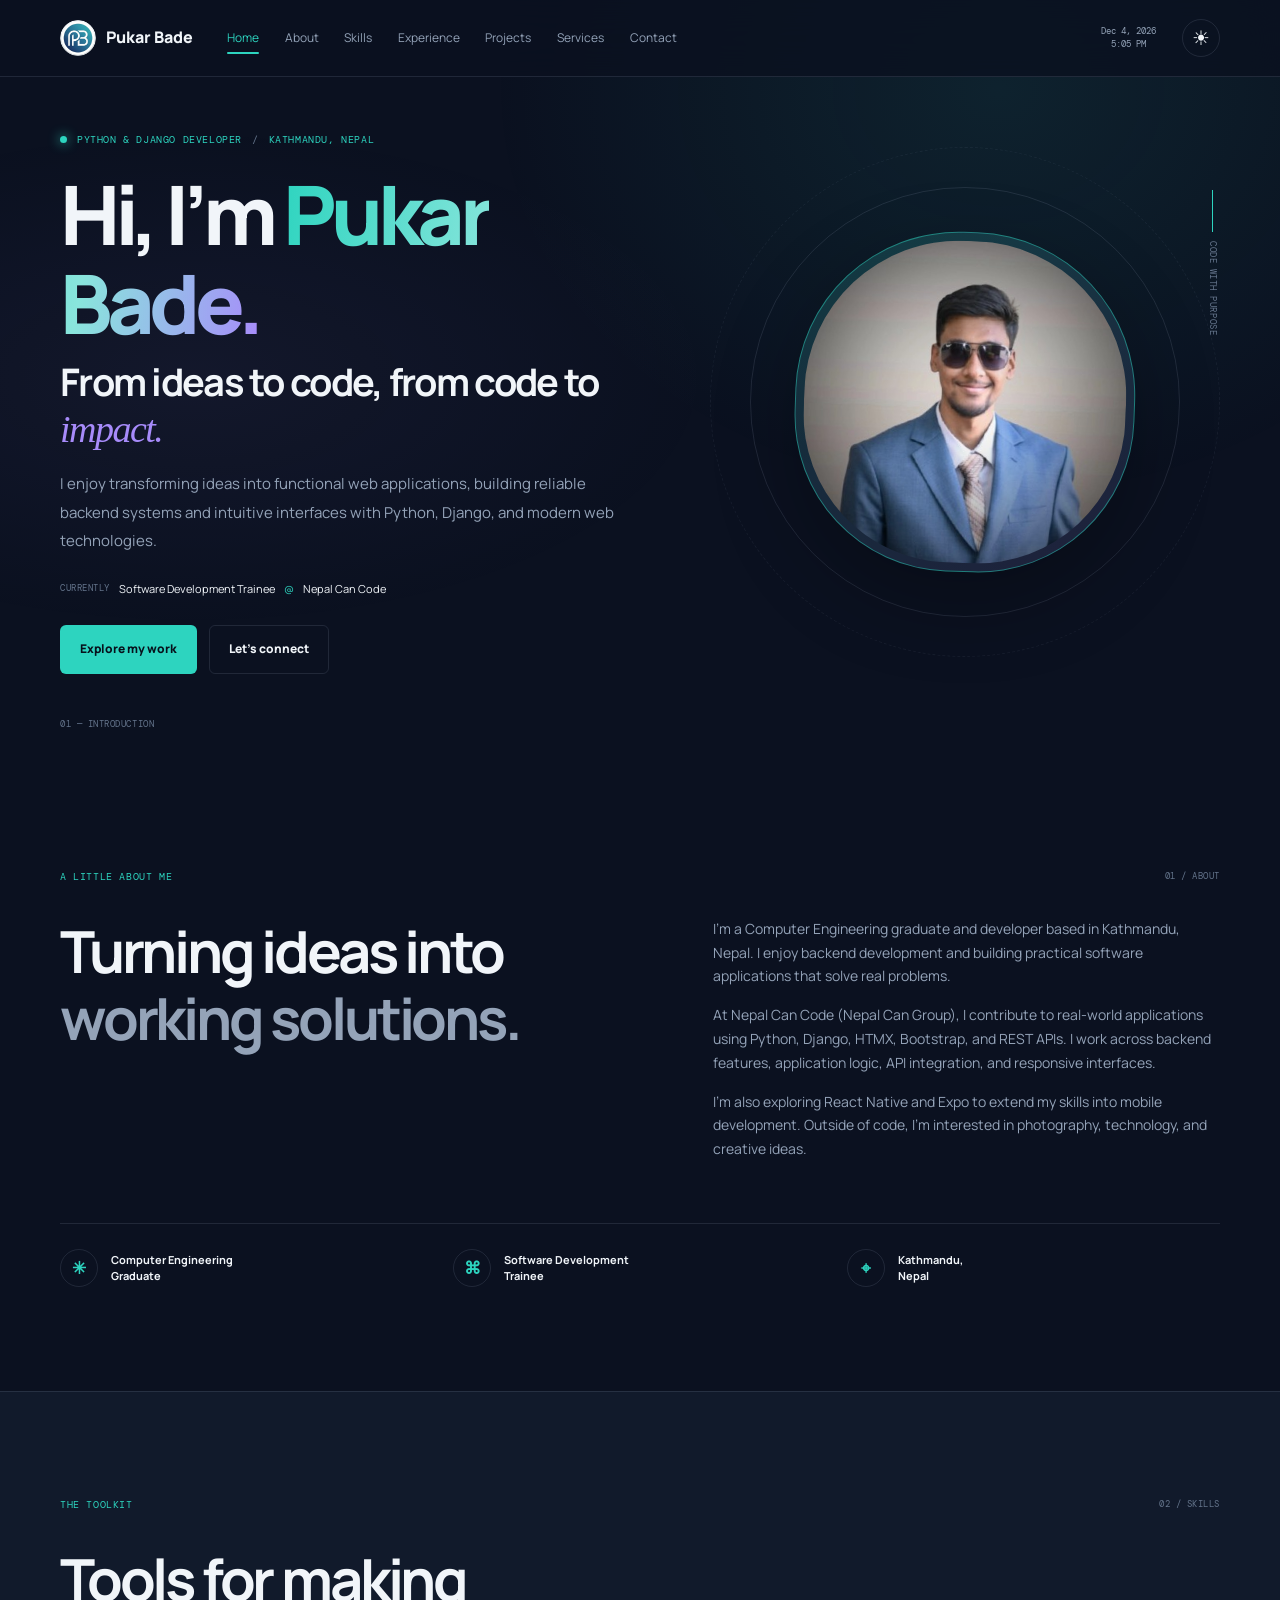
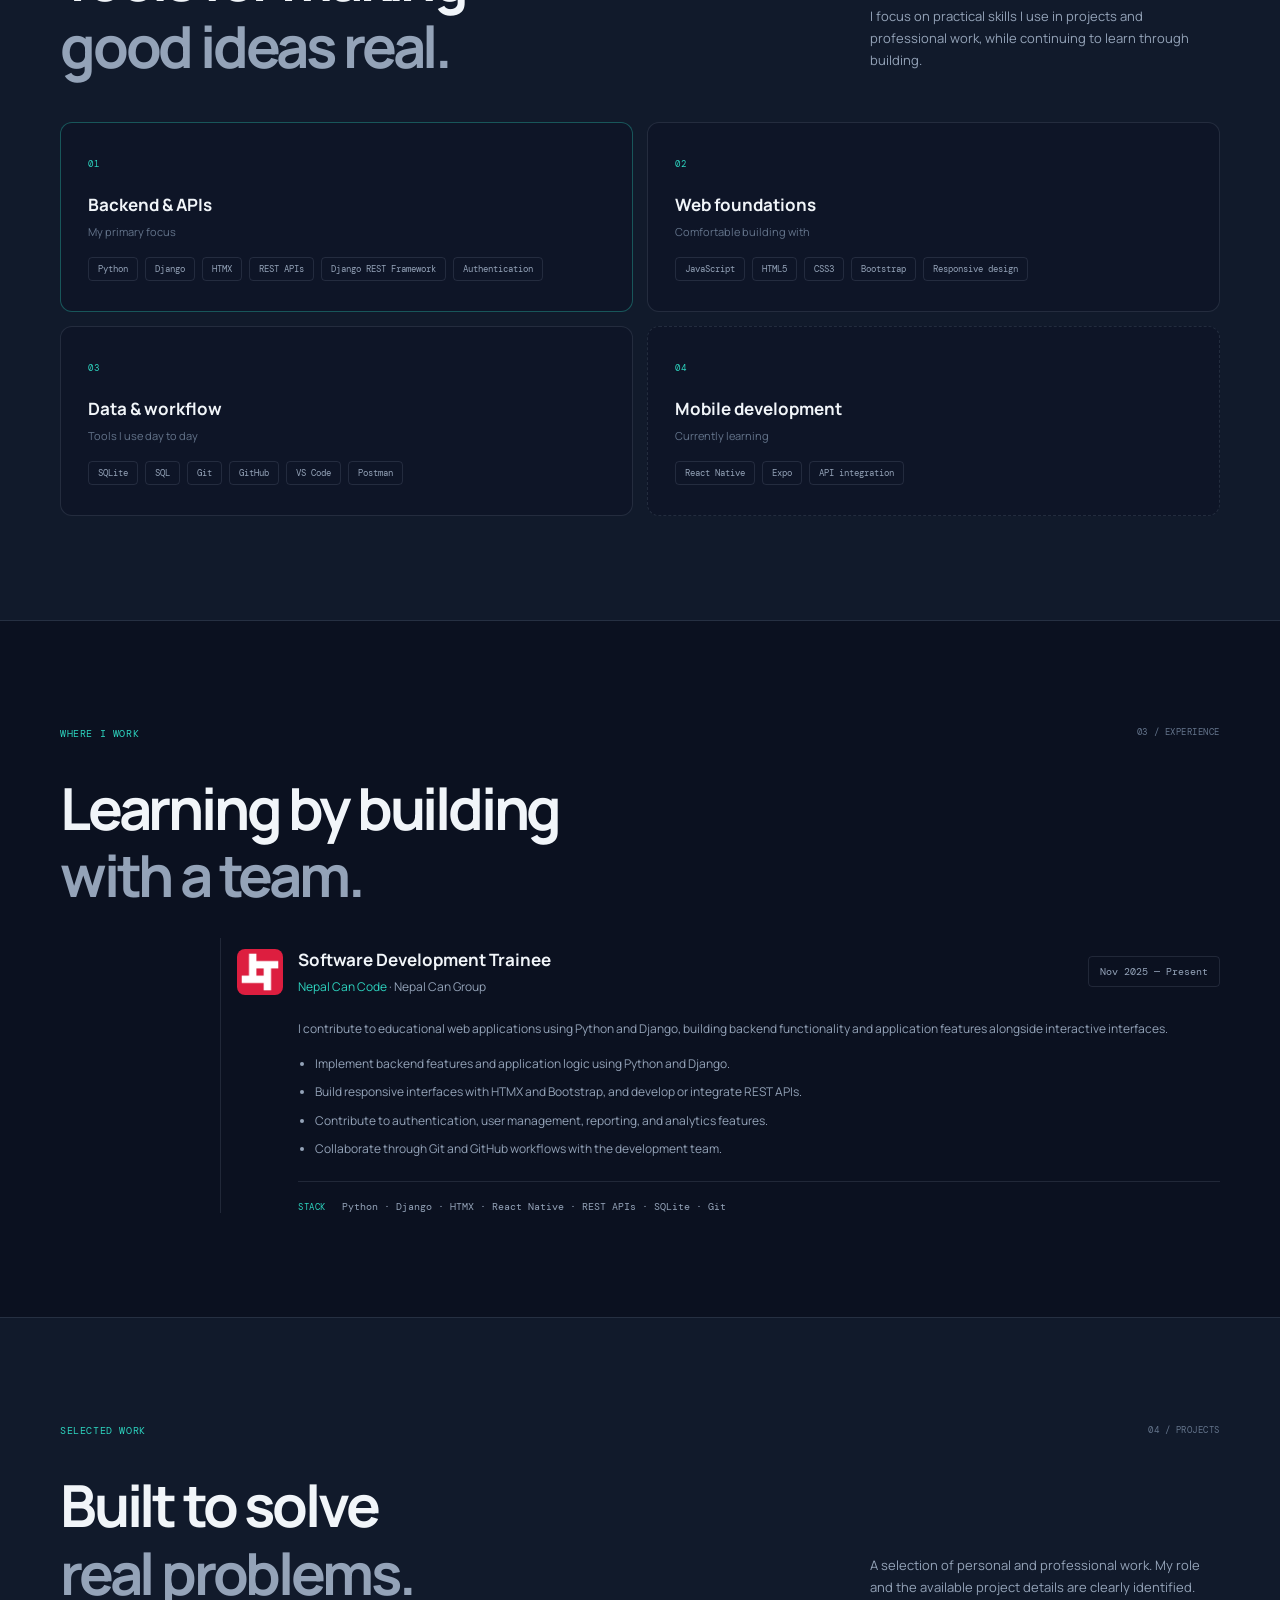
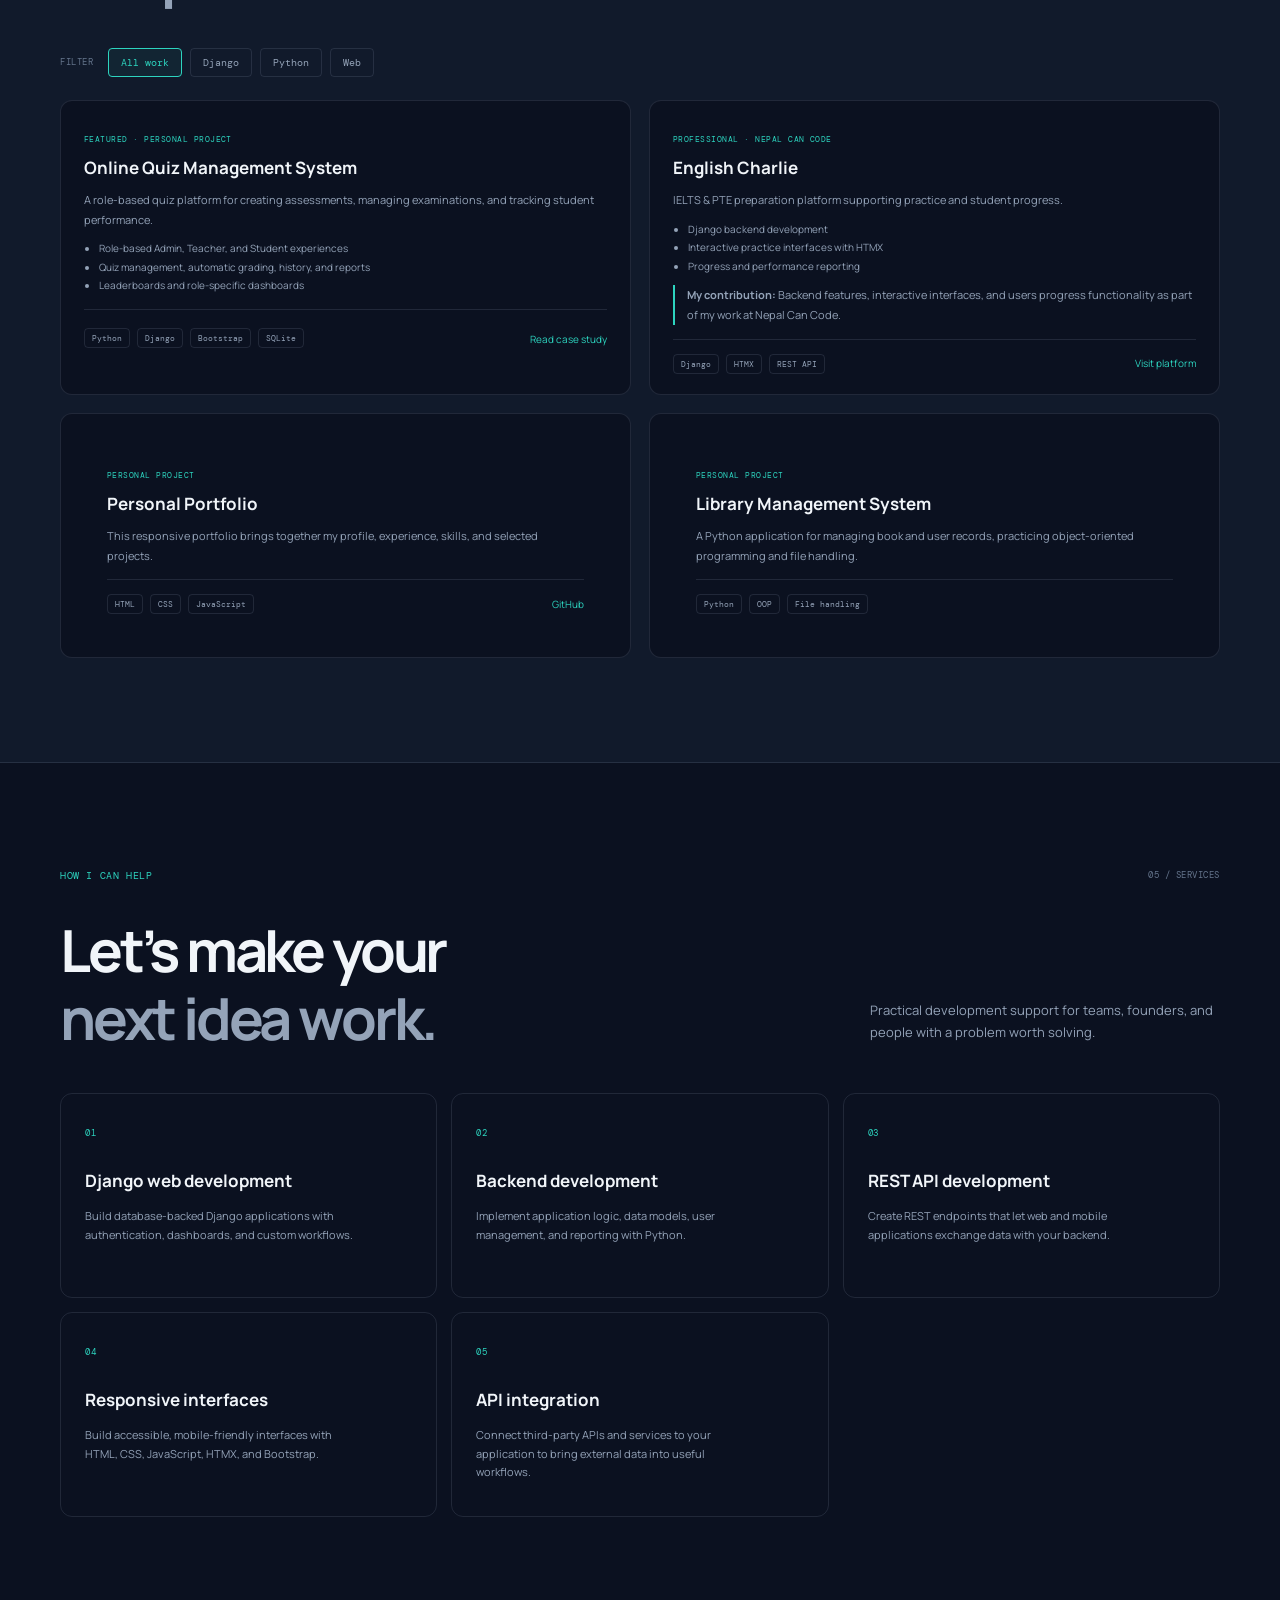
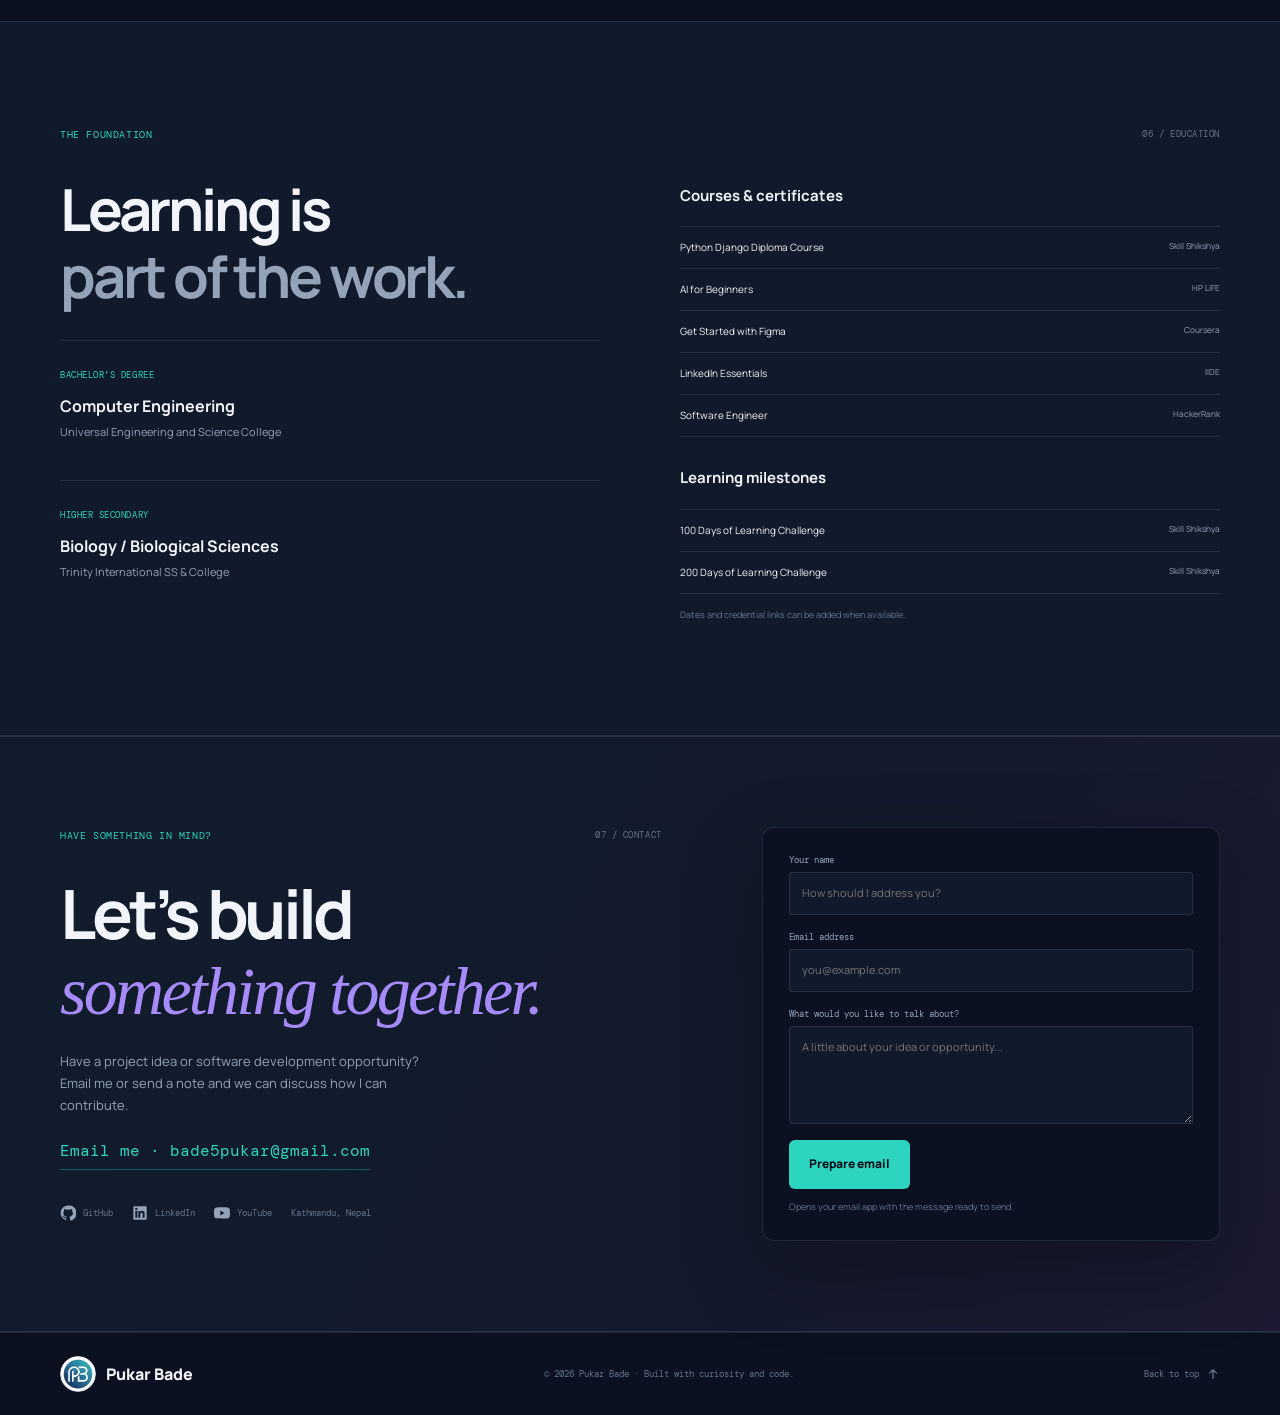
<file: index.html>
<!doctype html>
<html lang="en" data-theme="dark">
<head>
  <meta charset="utf-8"><meta name="viewport" content="width=device-width,initial-scale=1">
  <title>Pukar Bade | Python &amp; Django Developer</title>
  <meta name="description" content="Pukar Bade is a Kathmandu-based Python and Django developer building practical web applications, backend systems, and user-focused digital experiences.">
  <meta name="author" content="Pukar Bade"><meta name="theme-color" content="#0b1120">
  <link rel="canonical" href="https://pukarbade.com.np/">
  <meta property="og:type" content="website"><meta property="og:title" content="Pukar Bade | Python &amp; Django Developer"><meta property="og:url" content="https://pukarbade.com.np/"><meta property="og:description" content="Pukar Bade is a Kathmandu-based Python and Django developer building practical web applications and backend features."><meta property="og:image" content="https://pukarbade.com.np/assets/og-preview.png">
  <meta name="twitter:card" content="summary_large_image"><meta name="twitter:title" content="Pukar Bade | Python &amp; Django Developer"><meta name="twitter:description" content="Python and Django developer in Kathmandu, Nepal. Explore Pukar Bade’s web projects, experience, and services."><meta name="twitter:image" content="https://pukarbade.com.np/assets/og-preview.png">
  <link rel="icon" href="assets/images/pukar-bade-mark.png" type="image/png"><link rel="apple-touch-icon" href="assets/images/pukar-bade-mark.png"><link rel="preconnect" href="https://fonts.googleapis.com"><link rel="preconnect" href="https://fonts.gstatic.com" crossorigin>
  <link href="https://fonts.googleapis.com/css2?family=DM+Mono:wght@400;500&family=Manrope:wght@400;500;600;700;800&display=swap" rel="stylesheet">
  <link rel="stylesheet" href="css/style.css">
  <script>try{document.documentElement.dataset.theme=localStorage.getItem('portfolio-theme')||'dark'}catch(e){}</script>
  <script type="application/ld+json">{"@context":"https://schema.org","@type":"ProfilePage","name":"Pukar Bade Portfolio","url":"https://pukarbade.com.np/","mainEntity":{"@type":"Person","name":"Pukar Bade","jobTitle":"Python & Django Developer","url":"https://pukarbade.com.np/","sameAs":["https://github.com/Pukarst","https://www.linkedin.com/in/pukar-bade-b7b85b323/"],"knowsAbout":["Python","Django","HTMX","REST APIs"]}}</script>
</head>
<body class="is-loading" aria-busy="true">
  <div class="page-loader" role="status" aria-label="Loading portfolio">
    <div class="loader-layout" aria-hidden="true">
      <div class="loader-nav"><span class="skeleton loader-logo"></span><span class="skeleton loader-nav-line"></span></div>
      <div class="loader-hero"><div class="loader-copy"><span class="skeleton loader-kicker"></span><span class="skeleton loader-title"></span><span class="skeleton loader-title loader-title-short"></span><span class="skeleton loader-text"></span><span class="skeleton loader-text loader-text-short"></span><div class="loader-buttons"><span class="skeleton loader-button"></span><span class="skeleton loader-button"></span></div></div><span class="skeleton loader-avatar"></span></div>
      <span class="loader-caption mono-label">PREPARING YOUR PORTFOLIO</span>
    </div>
  </div>
  <a class="skip-link" href="#main">Skip to content</a>
  <header class="site-header"><nav class="nav wrap" aria-label="Main navigation">
    <a class="brand" href="#home"><img class="brand-mark" src="assets/images/pukar-bade-mark.png" alt=""><span>Pukar Bade</span></a>
    <div class="nav-panel" id="nav-links"><div class="nav-links">
      <a href="#home">Home</a><a href="#about">About</a><a href="#skills">Skills</a><a href="#experience">Experience</a><a href="#projects">Projects</a><a href="#services">Services</a><a href="#contact">Contact</a>
    </div></div><div class="nav-controls"><time class="nav-clock" id="local-clock" aria-label="Current date and time in your local time zone"><span id="local-date"></span><span id="local-time"></span></time><button class="theme-toggle" type="button" aria-label="Switch to light mode" title="Switch theme"><span aria-hidden="true">☼</span></button><button class="menu-toggle" type="button" aria-label="Open navigation" aria-expanded="false" aria-controls="nav-links"><span></span><span></span></button></div>
  </nav></header>
  <main id="main">
    <section class="hero wrap" id="home">
      <div class="hero-copy"><p class="eyebrow"><span class="status-dot"></span> Python &amp; Django Developer <span class="eyebrow-divider">/</span> Kathmandu, Nepal</p>
        <h1>Hi, I’m <span class="gradient-text">Pukar Bade.</span></h1>
        <p class="hero-subtitle">From ideas to code, from code to <span class="serif-accent">impact.</span></p>
        <p class="hero-lede">I enjoy transforming ideas into functional web applications, building reliable backend systems and intuitive interfaces with Python, Django, and modern web technologies.</p>
        <p class="hero-current"><span class="mono-label">CURRENTLY</span> Software Development Trainee <span class="at-sign">@</span> Nepal Can Code</p>
        <div class="hero-actions"><a class="button button-primary" href="#projects">Explore my work</a><a class="button button-outline" href="mailto:bade5pukar@gmail.com">Let’s connect</a></div>
      </div>
      <div class="hero-visual"><div class="orbit orbit-one"></div><div class="orbit orbit-two"></div><div class="hero-photo-frame"><img src="assets/images/Profile.jpg" alt="Portrait of Pukar Bade" width="400" height="400" fetchpriority="high"></div><div class="visual-caption"><span class="caption-line"></span><span class="mono-label">CODE WITH PURPOSE</span></div></div>
      <div class="hero-index mono-label">01 — INTRODUCTION</div>
    </section>
    <section class="section wrap" id="about"><div class="section-top"><p class="eyebrow">A little about me</p><span class="section-number mono-label">01 / ABOUT</span></div><div class="about-layout"><h2 class="section-title">Turning ideas into<br><span class="muted-title">working solutions.</span></h2><div class="about-copy"><p>I’m a Computer Engineering graduate and developer based in Kathmandu, Nepal. I enjoy backend development and building practical software applications that solve real problems.</p><p>At Nepal Can Code (Nepal Can Group), I contribute to real-world applications using Python, Django, HTMX, Bootstrap, and REST APIs. I work across backend features, application logic, API integration, and responsive interfaces.</p><p>I’m also exploring React Native and Expo to extend my skills into mobile development. Outside of code, I’m interested in photography, technology, and creative ideas.</p></div></div><div class="highlights"><div><span class="highlight-icon">✳</span><span>Computer Engineering<br>Graduate</span></div><div><span class="highlight-icon">⌘</span><span>Software Development<br>Trainee</span></div><div><span class="highlight-icon">⌖</span><span>Kathmandu,<br>Nepal</span></div></div></section>
    <section class="section section-soft" id="skills"><div class="wrap"><div class="section-top"><p class="eyebrow">The toolkit</p><span class="section-number mono-label">02 / SKILLS</span></div><div class="section-heading-row"><h2 class="section-title">Tools for making<br><span class="muted-title">good ideas real.</span></h2><p class="section-intro">I focus on practical skills I use in projects and professional work, while continuing to learn through building.</p></div><div class="skill-groups">
      <article class="skill-card skill-primary"><span class="skill-index mono-label">01</span><h3>Backend &amp; APIs</h3><p>My primary focus</p><div class="chip-row"><span>Python</span><span>Django</span><span>HTMX</span><span>REST APIs</span><span>Django REST Framework</span><span>Authentication</span></div></article>
      <article class="skill-card"><span class="skill-index mono-label">02</span><h3>Web foundations</h3><p>Comfortable building with</p><div class="chip-row"><span>JavaScript</span><span>HTML5</span><span>CSS3</span><span>Bootstrap</span><span>Responsive design</span></div></article>
      <article class="skill-card"><span class="skill-index mono-label">03</span><h3>Data &amp; workflow</h3><p>Tools I use day to day</p><div class="chip-row"><span>SQLite</span><span>SQL</span><span>Git</span><span>GitHub</span><span>VS Code</span><span>Postman</span></div></article>
      <article class="skill-card skill-learning"><span class="skill-index mono-label">04</span><h3>Mobile development</h3><p>Currently learning</p><div class="chip-row"><span>React Native</span><span>Expo</span><span>API integration</span></div></article>
    </div></div></section>
    <section class="section wrap" id="experience"><div class="section-top"><p class="eyebrow">Where I work</p><span class="section-number mono-label">03 / EXPERIENCE</span></div><h2 class="section-title">Learning by building<br><span class="muted-title">with a team.</span></h2><article class="experience-card"><div class="experience-meta"><img class="experience-mark" src="assets/images/nepal-can.png" alt="Nepal Can logo" width="46" height="46"><div><h3>Software Development Trainee</h3><p>Nepal Can Code <span>· Nepal Can Group</span></p></div><span class="date-pill">Nov 2025 — Present</span></div><div class="experience-body"><p>I contribute to educational web applications using Python and Django, building backend functionality and application features alongside interactive interfaces.</p><ul><li>Implement backend features and application logic using Python and Django.</li><li>Build responsive interfaces with HTMX and Bootstrap, and develop or integrate REST APIs.</li><li>Contribute to authentication, user management, reporting, and analytics features.</li><li>Collaborate through Git and GitHub workflows with the development team.</li></ul><div class="stack-line"><span class="mono-label">STACK</span> Python · Django · HTMX · React Native · REST APIs · SQLite · Git</div></div></article></section>
    <section class="section section-soft" id="projects"><div class="wrap"><div class="section-top"><p class="eyebrow">Selected work</p><span class="section-number mono-label">04 / PROJECTS</span></div><div class="section-heading-row"><h2 class="section-title">Built to solve<br><span class="muted-title">real problems.</span></h2><p class="section-intro">A selection of personal and professional work. My role and the available project details are clearly identified.</p></div><div class="filter-row" role="group" aria-label="Filter projects by technology"><span class="mono-label">FILTER</span><button class="filter-button active" data-filter="all" aria-pressed="true">All work</button><button class="filter-button" data-filter="django" aria-pressed="false">Django</button><button class="filter-button" data-filter="python" aria-pressed="false">Python</button><button class="filter-button" data-filter="web" aria-pressed="false">Web</button></div>
      <div class="project-grid">
        <article class="project-card project-featured" data-tech="django python web"><div class="project-content"><div class="project-heading"><div><span class="project-kicker">FEATURED · PERSONAL PROJECT</span><h3>Online Quiz Management System</h3></div></div><p>A role-based quiz platform for creating assessments, managing examinations, and tracking student performance.</p><ul class="feature-list"><li>Role-based Admin, Teacher, and Student experiences</li><li>Quiz management, automatic grading, history, and reports</li><li>Leaderboards and role-specific dashboards</li></ul><div class="project-bottom"><div class="chip-row"><span>Python</span><span>Django</span><span>Bootstrap</span><span>SQLite</span></div><div class="project-links"><a href="projects/online-quiz.html">Read case study</a></div></div></div></article>
        <article class="project-card" data-tech="django web"><div class="project-content"><div class="project-heading"><div><span class="project-kicker">PROFESSIONAL · NEPAL CAN CODE</span><h3>English Charlie</h3></div></div><p>IELTS & PTE preparation platform supporting practice and student progress.</p><ul class="feature-list"><li>Django backend development</li><li>Interactive practice interfaces with HTMX</li><li>Progress and performance reporting</li></ul><p class="project-contribution"><strong>My contribution:</strong> Backend features, interactive interfaces, and users progress functionality as part of my work at Nepal Can Code.</p><div class="project-bottom"><div class="chip-row"><span>Django</span><span>HTMX</span><span>REST API</span></div><a class="text-link" href="https://platform.englishcharlie.com/" target="_blank" rel="noopener noreferrer">Visit platform</a></div></div></article>
        <article class="project-card compact-project" data-tech="web"><div class="project-content"><span class="project-kicker">PERSONAL PROJECT</span><h3>Personal Portfolio</h3><p>This responsive portfolio brings together my profile, experience, skills, and selected projects.</p><div class="project-bottom"><div class="chip-row"><span>HTML</span><span>CSS</span><span>JavaScript</span></div><a class="text-link" href="https://github.com/Pukarst/my-portfolio" target="_blank" rel="noopener noreferrer">GitHub</a></div></div></article>
        <article class="project-card compact-project" data-tech="python"><div class="project-content"><span class="project-kicker">PERSONAL PROJECT</span><h3>Library Management System</h3><p>A Python application for managing book and user records, practicing object-oriented programming and file handling.</p><div class="project-bottom"><div class="chip-row"><span>Python</span><span>OOP</span><span>File handling</span></div></div></div></article>
      </div></div></section>
    <section class="section wrap" id="services"><div class="section-top"><p class="eyebrow">How I can help</p><span class="section-number mono-label">05 / SERVICES</span></div><div class="section-heading-row"><h2 class="section-title">Let’s make your<br><span class="muted-title">next idea work.</span></h2><p class="section-intro">Practical development support for teams, founders, and people with a problem worth solving.</p></div><div class="services-grid">
      <article><span class="service-num mono-label">01</span><h3>Django web development</h3><p>Build database-backed Django applications with authentication, dashboards, and custom workflows.</p></article><article><span class="service-num mono-label">02</span><h3>Backend development</h3><p>Implement application logic, data models, user management, and reporting with Python.</p></article><article><span class="service-num mono-label">03</span><h3>REST API development</h3><p>Create REST endpoints that let web and mobile applications exchange data with your backend.</p></article><article><span class="service-num mono-label">04</span><h3>Responsive interfaces</h3><p>Build accessible, mobile-friendly interfaces with HTML, CSS, JavaScript, HTMX, and Bootstrap.</p></article><article><span class="service-num mono-label">05</span><h3>API integration</h3><p>Connect third-party APIs and services to your application to bring external data into useful workflows.</p></article></div></section>
    <section class="section section-soft" id="education"><div class="wrap"><div class="section-top"><p class="eyebrow">The foundation</p><span class="section-number mono-label">06 / EDUCATION</span></div><div class="education-grid"><div><h2 class="section-title">Learning is<br><span class="muted-title">part of the work.</span></h2><div class="education-item"><span class="mono-label">BACHELOR’S DEGREE</span><h3>Computer Engineering</h3><p>Universal Engineering and Science College</p></div><div class="education-item"><span class="mono-label">HIGHER SECONDARY</span><h3>Biology / Biological Sciences</h3><p>Trinity International SS &amp; College</p></div></div><div><h3 class="subsection-title">Courses &amp; certificates</h3><ul class="learning-list"><li><span>Python Django Diploma Course</span><small>Skill Shikshya</small></li><li><span>AI for Beginners</span><small>HP LIFE</small></li><li><span>Get Started with Figma</span><small>Coursera</small></li><li><span>LinkedIn Essentials</span><small>IIDE</small></li><li><span>Software Engineer</span><small>HackerRank</small></li></ul><h3 class="subsection-title learning-subheading">Learning milestones</h3><ul class="learning-list"><li><span>100 Days of Learning Challenge</span><small>Skill Shikshya</small></li><li><span>200 Days of Learning Challenge</span><small>Skill Shikshya</small></li></ul><p class="credentials-note">Dates and credential links can be added when available.</p></div></div></div></section>
    <section class="contact-section" id="contact"><div class="wrap contact-wrap"><div class="contact-copy"><div class="section-top"><p class="eyebrow">Have something in mind?</p><span class="section-number mono-label">07 / CONTACT</span></div><h2>Let’s build<br><span class="serif-accent">something together.</span></h2><p>Have a project idea or software development opportunity? Email me or send a note and we can discuss how I can contribute.</p><a class="contact-email" href="mailto:bade5pukar@gmail.com">Email me · bade5pukar@gmail.com</a><div class="contact-social"><a href="https://github.com/Pukarst" target="_blank" rel="noopener noreferrer" aria-label="GitHub"><svg viewBox="0 0 24 24" aria-hidden="true"><path d="M12 .9a11.1 11.1 0 0 0-3.51 21.63c.56.1.76-.24.76-.54v-2.1c-3.1.68-3.76-1.32-3.76-1.32-.5-1.29-1.24-1.63-1.24-1.63-1.02-.7.08-.69.08-.69 1.12.08 1.71 1.15 1.71 1.15 1 .1.76 2.2 3.42 1.55.1-.73.4-1.23.7-1.52-2.48-.28-5.09-1.24-5.09-5.52 0-1.22.44-2.22 1.15-3-.12-.28-.5-1.43.11-2.98 0 0 .94-.3 3.05 1.15a10.6 10.6 0 0 1 5.56 0c2.11-1.44 3.05-1.15 3.05-1.15.61 1.55.23 2.7.11 2.98.72.78 1.15 1.78 1.15 3 0 4.29-2.62 5.23-5.12 5.51.4.35.75 1.03.75 2.08v3.08c0 .3.2.65.77.54A11.1 11.1 0 0 0 12 .9Z"/></svg><span>GitHub</span></a><a href="https://www.linkedin.com/in/pukar-bade-b7b85b323/" target="_blank" rel="noopener noreferrer" aria-label="LinkedIn"><svg viewBox="0 0 24 24" aria-hidden="true"><path d="M20.45 2H3.55C2.69 2 2 2.68 2 3.52v16.96c0 .84.69 1.52 1.55 1.52h16.9c.86 0 1.55-.68 1.55-1.52V3.52c0-.84-.69-1.52-1.55-1.52ZM8 19H5V9h3v10ZM6.5 7.7a1.75 1.75 0 1 1 0-3.5 1.75 1.75 0 0 1 0 3.5ZM19 19h-3v-4.87c0-1.16-.02-2.65-1.62-2.65-1.62 0-1.87 1.26-1.87 2.57V19h-3V9h2.88v1.37h.04c.4-.76 1.38-1.56 2.84-1.56 3.04 0 3.61 2 3.61 4.6V19Z"/></svg><span>LinkedIn</span></a><a href="https://www.youtube.com/@pukar_bade9808" target="_blank" rel="noopener noreferrer" aria-label="YouTube"><svg viewBox="0 0 24 24" aria-hidden="true"><path d="M23.5 6.2a3 3 0 0 0-2.1-2.12C19.55 3.56 12 3.56 12 3.56s-7.55 0-9.4.52A3 3 0 0 0 .5 6.2 31.4 31.4 0 0 0 0 12a31.4 31.4 0 0 0 .5 5.8 3 3 0 0 0 2.1 2.12c1.85.52 9.4.52 9.4.52s7.55 0 9.4-.52a3 3 0 0 0 2.1-2.12A31.4 31.4 0 0 0 24 12a31.4 31.4 0 0 0-.5-5.8ZM9.55 15.6V8.4L15.8 12l-6.25 3.6Z"/></svg><span>YouTube</span></a><span>Kathmandu, Nepal</span></div></div><form class="contact-form" id="contact-form"><label for="name">Your name</label><input id="name" name="name" autocomplete="name" required placeholder="How should I address you?"><label for="email">Email address</label><input id="email" type="email" name="email" autocomplete="email" required placeholder="you@example.com"><label for="message">What would you like to talk about?</label><textarea id="message" name="message" rows="4" required placeholder="A little about your idea or opportunity..."></textarea><button class="button button-primary" type="submit">Prepare email</button><p class="form-note" id="form-note" aria-live="polite">Opens your email app with the message ready to send.</p></form></div></section>
  </main>
  <footer class="footer"><div class="wrap footer-inner"><a class="brand" href="#home"><img class="brand-mark" src="assets/images/pukar-bade-mark.png" alt=""><span>Pukar Bade</span></a><span>© <span id="year">2026</span> Pukar Bade · Built with curiosity and code.</span><a class="back-to-top" href="#home">Back to top<svg viewBox="0 0 16 16" aria-hidden="true"><path d="M8 13V3M4 7l4-4 4 4"/></svg></a></div></footer>
  <script src="js/main.js" defer></script>
</body></html>
</file>
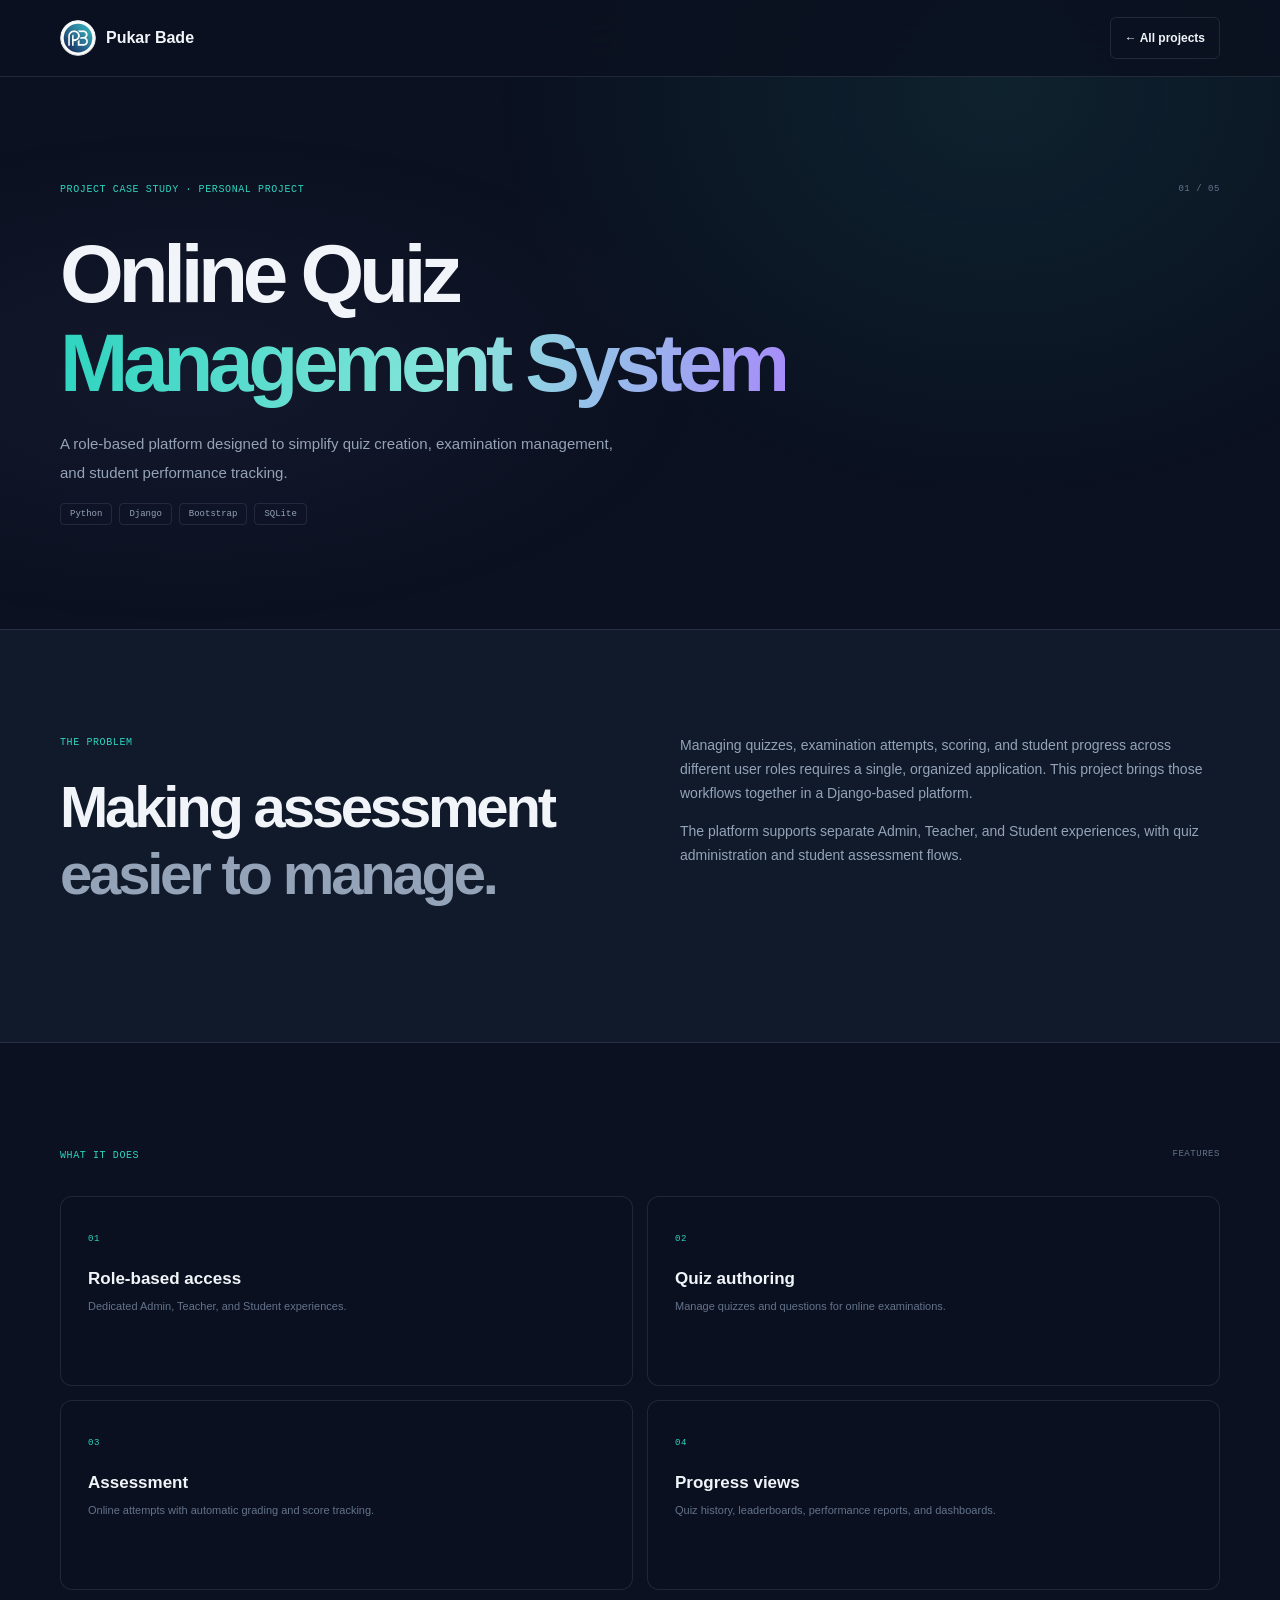
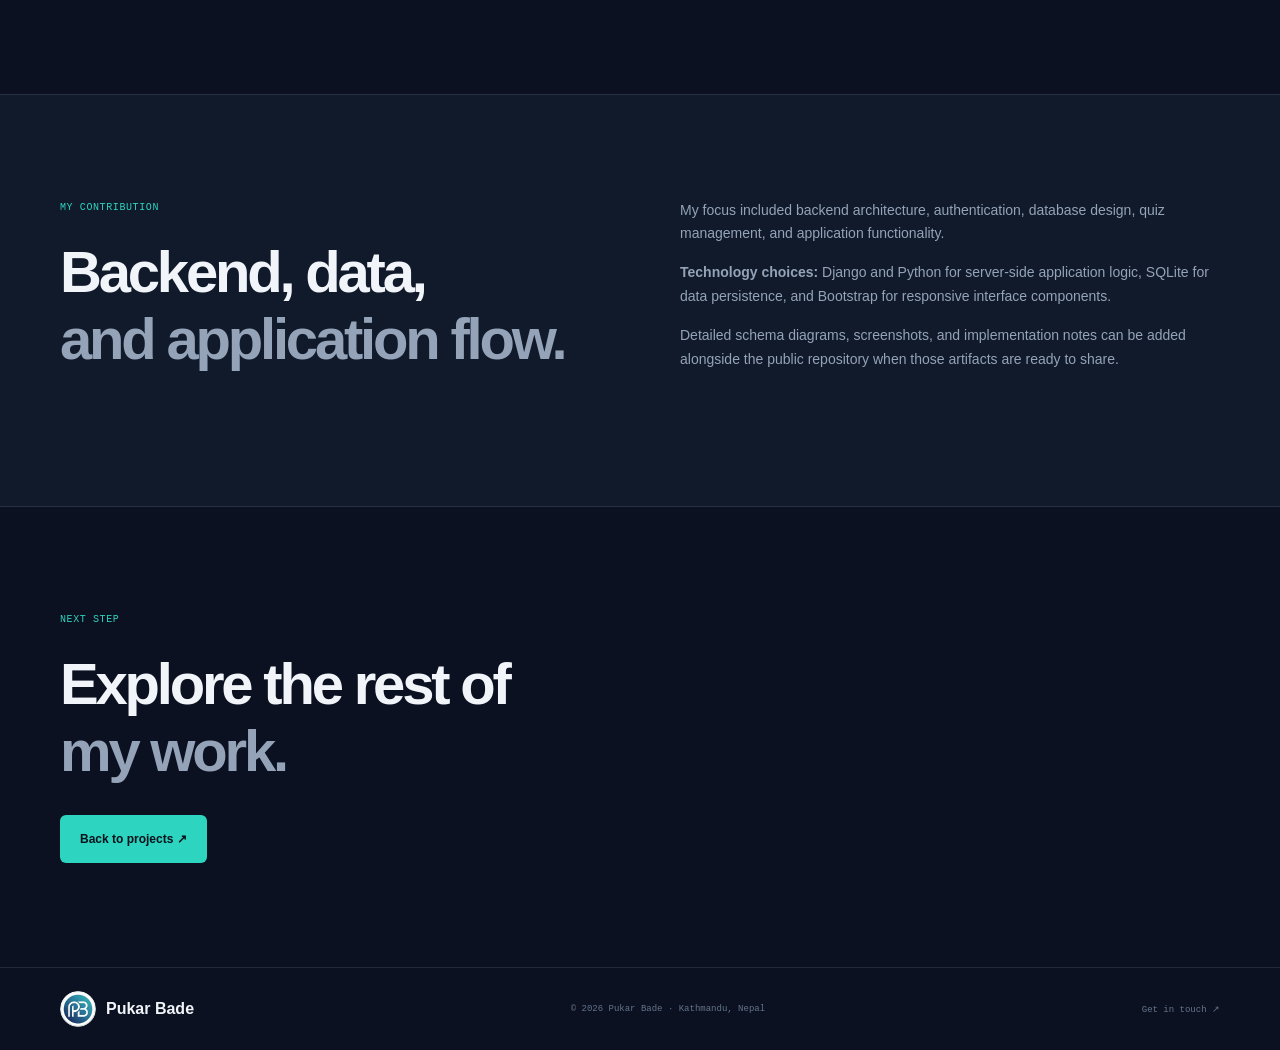
<file: projects/online-quiz.html>
<!doctype html><html lang="en" data-theme="dark"><head><meta charset="utf-8"><meta name="viewport" content="width=device-width,initial-scale=1"><title>Online Quiz Management System | Pukar Bade</title><meta name="description" content="Case study: a role-based Django quiz platform built by Pukar Bade."><link rel="canonical" href="https://pukarbade.com.np/projects/online-quiz.html"><link rel="icon" href="../assets/images/pukar-bade-mark.png" type="image/png"><link rel="apple-touch-icon" href="../assets/images/pukar-bade-mark.png"><link rel="stylesheet" href="../css/style.css"><script>try{document.documentElement.dataset.theme=localStorage.getItem('portfolio-theme')||'dark'}catch(e){}</script></head><body><header class="site-header"><nav class="nav wrap"><a class="brand" href="../index.html"><img class="brand-mark" src="../assets/images/pukar-bade-mark.png" alt=""><span>Pukar Bade</span></a><a class="button button-small button-outline" href="../index.html#projects">← All projects</a></nav></header><main><section class="section wrap"><div class="section-top"><p class="eyebrow">Project case study · Personal project</p><span class="section-number mono-label">01 / 05</span></div><h1>Online Quiz<br><span class="gradient-text">Management System</span></h1><p class="hero-lede">A role-based platform designed to simplify quiz creation, examination management, and student performance tracking.</p><div class="chip-row"><span>Python</span><span>Django</span><span>Bootstrap</span><span>SQLite</span></div></section><section class="section section-soft"><div class="wrap education-grid"><div><p class="eyebrow">The problem</p><h2 class="section-title">Making assessment<br><span class="muted-title">easier to manage.</span></h2></div><div class="about-copy"><p>Managing quizzes, examination attempts, scoring, and student progress across different user roles requires a single, organized application. This project brings those workflows together in a Django-based platform.</p><p>The platform supports separate Admin, Teacher, and Student experiences, with quiz administration and student assessment flows.</p></div></div></section><section class="section wrap"><div class="section-top"><p class="eyebrow">What it does</p><span class="section-number mono-label">FEATURES</span></div><div class="skill-groups"><article class="skill-card"><span class="skill-index mono-label">01</span><h3>Role-based access</h3><p>Dedicated Admin, Teacher, and Student experiences.</p></article><article class="skill-card"><span class="skill-index mono-label">02</span><h3>Quiz authoring</h3><p>Manage quizzes and questions for online examinations.</p></article><article class="skill-card"><span class="skill-index mono-label">03</span><h3>Assessment</h3><p>Online attempts with automatic grading and score tracking.</p></article><article class="skill-card"><span class="skill-index mono-label">04</span><h3>Progress views</h3><p>Quiz history, leaderboards, performance reports, and dashboards.</p></article></div></section><section class="section section-soft"><div class="wrap education-grid"><div><p class="eyebrow">My contribution</p><h2 class="section-title">Backend, data,<br><span class="muted-title">and application flow.</span></h2></div><div class="about-copy"><p>My focus included backend architecture, authentication, database design, quiz management, and application functionality.</p><p><strong>Technology choices:</strong> Django and Python for server-side application logic, SQLite for data persistence, and Bootstrap for responsive interface components.</p><p>Detailed schema diagrams, screenshots, and implementation notes can be added alongside the public repository when those artifacts are ready to share.</p></div></div></section><section class="section wrap"><p class="eyebrow">Next step</p><h2 class="section-title">Explore the rest of<br><span class="muted-title">my work.</span></h2><a class="button button-primary" href="../index.html#projects">Back to projects ↗</a></section></main><footer class="footer"><div class="wrap footer-inner"><a class="brand" href="../index.html"><img class="brand-mark" src="../assets/images/pukar-bade-mark.png" alt=""><span>Pukar Bade</span></a><span>© 2026 Pukar Bade · Kathmandu, Nepal</span><a href="../index.html#contact">Get in touch ↗</a></div></footer><script src="../js/main.js" defer></script></body></html>
</file>
<file: css/style.css>
:root{color-scheme:dark;--bg:#0b1120;--surface:#111a2b;--surface-2:#151e30;--text:#f1f5f9;--muted:#94a3b8;--faint:#64748b;--accent:#2dd4bf;--accent-2:#a78bfa;--border:rgba(148,163,184,.16);--skeleton-shine:rgba(148,163,184,.16);--shadow:0 30px 80px rgba(0,0,0,.27);--mono:'DM Mono',monospace;--sans:'Manrope',sans-serif;--nav:rgba(11,17,32,.8)}
:root[data-theme=light]{color-scheme:light;--bg:#f8fafc;--surface:#fff;--surface-2:#f1f5f9;--text:#0f172a;--muted:#526176;--faint:#718096;--accent:#0d9488;--accent-2:#7c3aed;--border:rgba(15,23,42,.12);--skeleton-shine:rgba(13,148,136,.16);--shadow:0 25px 70px rgba(15,23,42,.1);--nav:rgba(248,250,252,.86)}
*{box-sizing:border-box}
html{scroll-behavior:smooth;scroll-padding-top:88px}
body{margin:0;background:var(--bg);color:var(--text);font-family:var(--sans);line-height:1.7;transition:background .25s,color .25s}
body:before{content:"";position:fixed;inset:0;z-index:-1;pointer-events:none;background:radial-gradient(ellipse at 78% 10%,rgba(45,212,191,.09),transparent 36%),radial-gradient(ellipse at 15% 42%,rgba(167,139,250,.055),transparent 34%)}
a{color:inherit}
button,input,textarea{font:inherit}
.wrap{width:min(1160px,calc(100% - 56px));margin-inline:auto}
.mono-label,.eyebrow,.section-number,.project-kicker,.skill-index,.service-num{font-family:var(--mono);letter-spacing:.06em}
.skip-link{position:absolute;top:-50px;left:16px;background:var(--accent);color:#07111b;padding:8px 14px;z-index:50}
.skip-link:focus{top:10px}
.site-header{position:sticky;top:0;z-index:20;border-bottom:1px solid var(--border);backdrop-filter:blur(18px);background:var(--nav)}
.nav{height:76px;display:flex;align-items:center;justify-content:space-between;gap:34px}
.brand{display:inline-flex;align-items:center;gap:10px;text-decoration:none;font-weight:800;white-space:nowrap}
.brand-mark{width:36px;height:36px;display:block;object-fit:contain;flex:0 0 36px;border-radius:50%}
.nav-panel,.nav-links{display:flex;align-items:center}
.nav-panel{flex:1;justify-content:space-between;gap:24px}
.nav-controls{display:flex;align-items:center;gap:12px}
.nav-links{gap:clamp(12px,2vw,26px)}
.nav-links a,.contact-social a{font-size:12px;text-decoration:none;color:var(--muted);transition:color .2s}
.nav-links a:hover,.contact-social a:hover{color:var(--accent)}
.nav-links a{position:relative;padding-block:8px}
.nav-links a[aria-current="location"]{color:var(--accent)}
.nav-links a[aria-current="location"]::after{content:"";position:absolute;right:0;bottom:2px;left:0;height:2px;border-radius:2px;background:var(--accent)}
.nav-clock{display:flex;flex-direction:column;align-items:center;justify-content:center;gap:2px;min-width:84px;min-height:24px;color:var(--muted);font:9px var(--mono);line-height:1.2;white-space:nowrap}
.theme-toggle{width:38px;height:38px;background:transparent;color:var(--text);border:1px solid var(--border);border-radius:50%;cursor:pointer;font-size:20px}
.button{display:inline-flex;align-items:center;justify-content:center;gap:16px;padding:13px 19px;border-radius:6px;border:1px solid transparent;text-decoration:none;font-size:12px;font-weight:800;transition:transform .2s,border .2s,background .2s}
.button:hover{transform:translateY(-2px)}
.button-primary{background:var(--accent);color:#07111b}
.button-primary:hover{filter:brightness(1.08)}
.button-outline{color:var(--text);border-color:var(--border);background:transparent}
.button-outline:hover{border-color:var(--accent);color:var(--accent)}
.button-small{padding:10px 14px}
.menu-toggle{display:none}
.hero{position:relative;min-height:650px;display:grid;grid-template-columns:1.08fr .92fr;align-items:center;padding-top:54px;padding-bottom:90px;gap:50px}
.hero-copy{position:relative;z-index:2}
.eyebrow{display:flex;align-items:center;gap:10px;color:var(--accent);font-size:10px;text-transform:uppercase;margin:0 0 22px}
.status-dot{width:7px;height:7px;border-radius:50%;background:var(--accent);box-shadow:0 0 12px var(--accent)}
.eyebrow-divider{color:var(--faint)}
h1{font-size:clamp(48px,6.7vw,82px);line-height:1.08;letter-spacing:-.065em;margin:0 0 23px;font-weight:800}
.hero h1{margin-bottom:12px}
.hero-subtitle{font-size:clamp(23px,3.2vw,38px);line-height:1.2;letter-spacing:-.045em;font-weight:700;margin:0 0 18px;color:var(--text)}
.gradient-text{background:linear-gradient(100deg,var(--accent),#89e5dc 55%,var(--accent-2));-webkit-background-clip:text;background-clip:text;-webkit-text-fill-color:transparent;color:transparent}
.serif-accent{font-family:Georgia,serif;font-weight:400;font-style:italic;color:var(--accent-2);letter-spacing:-.04em}
.hero-lede{max-width:555px;color:var(--muted);font-size:15px;line-height:1.9}
.hero-current{display:flex;align-items:center;gap:9px;margin:24px 0 0;color:var(--text);font-size:11px}
.mono-label{font-size:9px;color:var(--faint)}
.at-sign{color:var(--accent)}
.hero-actions{display:flex;gap:12px;margin-top:27px}
.hero-visual{position:relative;height:460px;display:grid;place-items:center}
.hero-photo-frame{z-index:2;width:min(340px,74%);aspect-ratio:1;border-radius:48% 48% 46% 46%;overflow:hidden;padding:8px;border:1px solid rgba(45,212,191,.48);background:linear-gradient(145deg,rgba(45,212,191,.18),rgba(167,139,250,.13));box-shadow:var(--shadow);transform:rotate(2deg);animation:photo-breathe 6s ease-in-out infinite}
.hero-photo-frame img{width:100%;height:100%;object-fit:cover;border-radius:inherit;filter:saturate(.88)}
.orbit{position:absolute;border:1px solid var(--border);border-radius:50%;aspect-ratio:1}
.orbit-one{width:430px}
.orbit-two{width:510px;border-style:dashed;opacity:.55}
.visual-caption{position:absolute;right:0;top:18px;display:flex;align-items:center;gap:9px;writing-mode:vertical-rl}
.caption-line{height:42px;width:1px;background:var(--accent)}
.hero-index{position:absolute;bottom:32px;left:0;color:var(--faint)}
.section{padding-block:104px}
.section-soft{background:var(--surface);border-block:1px solid var(--border)}
.section-top{display:flex;justify-content:space-between;align-items:center;margin-bottom:32px}
.section-top .eyebrow{margin:0}
.section-number{font-size:9px;color:var(--faint)}
.section-title{font-size:clamp(36px,5vw,58px);line-height:1.16;letter-spacing:-.055em;margin:0 0 30px}
.muted-title{color:var(--muted)}
.about-layout{display:grid;grid-template-columns:1fr .87fr;gap:70px}
.about-layout .section-title{margin:0}
.about-copy{color:var(--muted);font-size:14px}
.about-copy p{margin:0 0 15px}
.highlights{display:grid;grid-template-columns:repeat(3,1fr);border-top:1px solid var(--border);margin-top:47px;padding-top:25px;gap:20px}
.highlights>div{display:flex;align-items:center;gap:13px;font-size:11px;font-weight:700;line-height:1.5}
.highlight-icon{width:38px;height:38px;border:1px solid var(--border);border-radius:50%;display:grid;place-items:center;color:var(--accent);font-size:17px}
.section-heading-row{display:flex;align-items:end;justify-content:space-between;gap:30px;margin-bottom:42px}
.section-heading-row .section-title{margin:0}
.section-intro{max-width:350px;color:var(--muted);font-size:13px;margin:0 0 8px}
.skill-groups{display:grid;grid-template-columns:repeat(2,1fr);gap:14px}
.skill-card{position:relative;border:1px solid var(--border);border-radius:12px;padding:25px 27px;background:color-mix(in srgb,var(--bg) 35%,transparent);min-height:190px}
.skill-primary{border-color:rgba(45,212,191,.34)}
.skill-learning{border-style:dashed}
.skill-index{color:var(--accent)}
.skill-card h3,.services-grid h3{font-size:17px;margin:16px 0 3px}
.skill-card p{font-size:11px;color:var(--faint);margin:0}
.chip-row{display:flex;gap:7px;flex-wrap:wrap;margin-top:16px}
.chip-row span{border:1px solid var(--border);padding:5px 9px;border-radius:4px;color:var(--muted);font:9px var(--mono)}
.experience-card{max-width:1000px;margin-left:auto;padding:8px 0 0 16px;border-left:1px solid var(--border)}
.experience-meta{display:flex;align-items:center;gap:15px;position:relative}
.experience-mark{width:46px;height:46px;display:grid;place-items:center;border-radius:8px;object-fit:cover;background:#e31837;flex:0 0 46px}
.experience-meta h3{font-size:17px;margin:0}
.experience-meta p{font-size:12px;margin:2px 0 0;color:var(--accent)}
.experience-meta p span{color:var(--muted)}
.date-pill{margin-left:auto;color:var(--muted);font:10px var(--mono);padding:8px 11px;border:1px solid var(--border);border-radius:4px}
.experience-body{margin:22px 0 0 61px;color:var(--muted);font-size:12px}
.experience-body p{margin:0 0 14px}
.experience-body ul{padding-left:17px}
.experience-body li{margin:8px 0}
.stack-line{border-top:1px solid var(--border);padding-top:18px;margin-top:22px;font:10px var(--mono);color:var(--muted)}
.stack-line .mono-label{margin-right:10px;color:var(--accent)}
.filter-row{display:flex;align-items:center;gap:8px;margin-bottom:23px}
.filter-row>.mono-label{margin-right:7px}
.filter-button{background:transparent;border:1px solid var(--border);border-radius:4px;padding:7px 12px;color:var(--muted);font:10px var(--mono);cursor:pointer}
.filter-button:hover,.filter-button.active{border-color:var(--accent);color:var(--accent);background:rgba(45,212,191,.06)}
.project-grid{display:grid;grid-template-columns:repeat(2,minmax(0,1fr));gap:18px}
.project-card{overflow:hidden;border:1px solid var(--border);border-radius:12px;background:var(--bg);transition:transform .2s,border .2s}
.project-card:hover{transform:translateY(-4px);border-color:rgba(45,212,191,.45)}
.project-card[hidden]{display:none}
.project-content{padding:22px 23px 20px}
.project-heading{display:flex;justify-content:space-between;align-items:center;gap:16px}
.project-kicker{font-size:8px;color:var(--accent)}
.project-content h3{font-size:17px;line-height:1.4;margin:6px 0 0}
.project-content>p{font-size:11px;line-height:1.8;color:var(--muted);margin:10px 0}
.feature-list{padding-left:15px;color:var(--muted);font-size:10px;line-height:1.85;margin:10px 0}
.project-bottom{display:flex;justify-content:space-between;align-items:center;gap:12px;border-top:1px solid var(--border);padding-top:14px;margin-top:14px}
.project-bottom .chip-row{margin:0}
.project-bottom .chip-row span{font-size:8px;padding:4px 7px}
.project-links a,.text-link{color:var(--accent);font-size:10px;text-decoration:none;white-space:nowrap}
.project-note{font:8px var(--mono);color:var(--faint)}
.compact-project{min-height:235px;padding:23px}
.compact-project .project-content>p{max-width:440px}
.services-grid{display:grid;grid-template-columns:repeat(3,1fr);gap:14px}
.services-grid article{position:relative;min-height:205px;padding:23px 24px;border:1px solid var(--border);border-radius:12px}
.service-num{color:var(--accent)}
.services-grid h3{margin-top:23px}
.services-grid p{max-width:275px;font-size:11px;color:var(--muted)}
.service-learning{background:rgba(167,139,250,.035)}
.learning-tag{color:var(--accent-2);font:8px var(--mono)}
.education-grid{display:grid;grid-template-columns:1fr 1fr;gap:80px}
.education-item{border-top:1px solid var(--border);padding:18px 0;margin-top:17px}
.education-item .mono-label{color:var(--accent)}
.education-item h3{margin:7px 0 0;font-size:16px}
.education-item p{margin:3px 0;color:var(--muted);font-size:11px}
.subsection-title{font-size:15px;margin:8px 0 18px}
.learning-list{list-style:none;padding:0;margin:0;border-top:1px solid var(--border)}
.learning-list li{display:flex;justify-content:space-between;gap:14px;padding:12px 0;border-bottom:1px solid var(--border);font-size:10px}
.learning-list small{color:var(--muted);white-space:nowrap}
.credentials-note{font-size:9px;color:var(--faint);margin-top:13px}
.contact-section{background:linear-gradient(120deg,#101c2c,#131a2b 62%,#1c1a32);border-block:1px solid var(--border)}
:root[data-theme=light] .contact-section{background:linear-gradient(120deg,#e9f7f5,#f5f7fb 62%,#f0edfa)}
.contact-wrap{padding-block:90px;display:grid;grid-template-columns:1.05fr .8fr;gap:100px}
.contact-copy h2{font-size:clamp(44px,6vw,68px);letter-spacing:-.06em;line-height:1.1;margin:0}
.contact-copy>p{font-size:13px;color:var(--muted);max-width:380px;margin:21px 0}
.contact-email{font:16px var(--mono);color:var(--accent);text-decoration:none;display:inline-flex;gap:13px;border-bottom:1px solid rgba(45,212,191,.35);padding-bottom:8px}
.contact-email span{font-size:12px}
.contact-social{display:flex;gap:19px;margin-top:35px;align-items:center}
.contact-social a{display:inline-flex;align-items:center;gap:7px}
.contact-social svg{display:block;width:16px;height:16px;fill:currentColor}
.contact-social span{font:9px var(--mono);color:var(--faint)}
.contact-form{display:flex;flex-direction:column;padding:26px;background:var(--bg);border:1px solid var(--border);border-radius:12px;box-shadow:var(--shadow)}
.contact-form label{font:9px var(--mono);color:var(--muted);margin:0 0 6px}
.contact-form input,.contact-form textarea{width:100%;color:var(--text);background:var(--surface);border:1px solid var(--border);padding:11px 12px;border-radius:3px;outline:none;font-size:11px;margin-bottom:16px}
.contact-form input:focus,.contact-form textarea:focus{border-color:var(--accent)}
.contact-form textarea{resize:vertical;min-height:90px}
.contact-form .button{align-self:flex-start;cursor:pointer}
.form-note{font-size:9px;color:var(--faint);margin:10px 0 0}
.footer{padding:23px 0;border-top:1px solid var(--border)}
.footer-inner{display:flex;justify-content:space-between;align-items:center;gap:20px}
.footer-inner>span,.footer-inner>a:last-child{font:9px var(--mono);color:var(--faint);text-decoration:none}
.footer-inner>a:last-child:hover{color:var(--accent)}
.back-to-top{display:inline-flex;align-items:center;gap:7px}
.back-to-top svg{width:14px;height:14px;fill:none;stroke:currentColor;stroke-width:1.5;stroke-linecap:round;stroke-linejoin:round}
@media(max-width:900px){.nav{gap:15px}
.nav-panel{gap:15px}
.nav-links{gap:12px}
.nav-links a{font-size:10px}
.hero{gap:15px}
.hero-visual{transform:scale(.9)}
.contact-wrap{gap:45px}
.services-grid{grid-template-columns:repeat(2,1fr)}}
@media(prefers-reduced-motion:reduce){*,*::before,*::after{scroll-behavior:auto!important;animation-duration:.01ms!important;animation-iteration-count:1!important;transition-duration:.01ms!important}}
.hero-copy{animation:fade-enter .7s ease-out both}
.hero-visual{animation:fade-enter .85s .12s ease-out both}
.has-reveal .section-top,.has-reveal .section-heading-row,.has-reveal .about-copy,.has-reveal .highlights,.has-reveal .skill-card,.has-reveal .experience-card,.has-reveal .project-card,.has-reveal .services-grid article,.has-reveal .education-item,.has-reveal .learning-list,.has-reveal .contact-form{opacity:0;transform:translateY(18px);transition:opacity .55s ease,transform .55s ease}
.has-reveal .is-visible{opacity:1;transform:translateY(0)}
.has-reveal .services-grid article.is-visible{opacity:1;transform:translateY(0)}
.project-contribution{border-left:2px solid var(--accent);padding-left:12px;color:var(--muted);font-size:10px;line-height:1.7}
.learning-subheading{margin-top:28px}
@keyframes fade-enter{from{opacity:0}to{opacity:1}}
@keyframes photo-breathe{0%,100%{transform:rotate(2deg) scale(1)}50%{transform:rotate(2deg) scale(1.035)}}
.page-loader{position:fixed;inset:0;z-index:100;display:grid;place-items:center;padding:28px;background:var(--bg);opacity:1;visibility:visible;animation:loader-fallback .2s ease 2.5s forwards}
.is-ready .page-loader{opacity:0;visibility:hidden;animation:none;transition:opacity .28s ease,visibility .28s linear .28s}
.loader-layout{width:min(900px,100%)}
.loader-nav{height:62px;display:flex;align-items:center;justify-content:space-between;border-bottom:1px solid var(--border)}
.skeleton{display:block;position:relative;overflow:hidden;background:var(--surface-2);border-radius:5px}
.skeleton:after{content:"";position:absolute;inset:0;transform:translateX(-100%);background:linear-gradient(90deg,transparent,var(--skeleton-shine),transparent);animation:skeleton-shimmer 1.15s ease-in-out infinite}
.loader-logo{width:120px;height:17px}
.loader-nav-line{width:220px;height:12px}
.loader-hero{min-height:410px;display:flex;align-items:center;justify-content:space-between;gap:50px}
.loader-copy{width:min(510px,60%)}
.loader-kicker{width:170px;height:12px;margin-bottom:27px}
.loader-title{width:100%;height:38px;margin-bottom:12px}
.loader-title-short{width:72%}
.loader-text{width:90%;height:12px;margin-top:21px}
.loader-text-short{width:67%;margin-top:10px}
.loader-buttons{display:flex;gap:12px;margin-top:29px}
.loader-button{width:142px;height:43px}
.loader-avatar{width:285px;height:285px;border-radius:50%;background:var(--surface-2);border:1px solid var(--border)}
.loader-caption{color:var(--faint)}
@keyframes skeleton-shimmer{to{transform:translateX(100%)}}
@keyframes loader-fallback{to{opacity:0;visibility:hidden}}
@media(prefers-reduced-motion:reduce){.skeleton:after{animation:none}
.page-loader{animation:loader-fallback .01ms linear 2.5s forwards}}
@media(max-width:820px){.nav{height:66px;position:relative}
.nav-controls{gap:8px;margin-left:auto}
.nav-clock{font-size:8px}
.menu-toggle{display:flex;width:38px;height:38px;border:1px solid var(--border);border-radius:5px;background:transparent;align-items:center;justify-content:center;flex-direction:column;gap:5px;margin-left:auto}
.menu-toggle span{height:1px;width:16px;background:var(--text)}
.nav-panel{display:none;position:absolute;top:65px;left:0;right:0;background:var(--bg);border:1px solid var(--border);border-top:0;padding:16px 18px 20px;align-items:stretch;flex-direction:column;gap:0}
.nav-panel.open{display:flex}
.nav-links{display:grid;grid-template-columns:repeat(2,1fr);gap:0}
.nav-links a{display:block;padding:11px;border-bottom:1px solid var(--border);font-size:12px}
.menu-toggle{margin-left:0}}
@media(max-width:700px){.wrap{width:min(100% - 36px,560px)}
.hero{grid-template-columns:1fr;gap:4px;padding-top:62px;padding-bottom:68px;min-height:0}
.hero-copy{order:0}
.hero-visual{order:1;height:340px;margin-top:5px}
.hero-photo-frame{width:245px}
.orbit-one{width:310px}
.orbit-two{width:355px}
.visual-caption{right:4%;top:0}
.hero-index{bottom:19px}
.hero h1{font-size:clamp(46px,12vw,66px)}
.hero-lede{font-size:13px}
.hero-current{font-size:10px;flex-wrap:wrap}
.section{padding-block:72px}
.section-top{margin-bottom:24px}
.about-layout,.education-grid{grid-template-columns:1fr;gap:23px}
.about-layout .section-title{font-size:40px}
.about-copy{font-size:12px}
.highlights{margin-top:28px;gap:10px}
.highlights>div{font-size:9px;gap:8px}
.highlight-icon{width:31px;height:31px;flex:0 0 31px}
.section-heading-row{display:block;margin-bottom:27px}
.section-heading-row .section-title{margin-bottom:14px}
.section-intro{font-size:12px}
.skill-groups,.project-grid{grid-template-columns:1fr}
.skill-card{min-height:0;padding:20px}
.filter-row{flex-wrap:wrap}
.filter-row>.mono-label{width:100%}
.project-content{padding:18px}
.project-bottom{align-items:flex-start;flex-wrap:wrap}
.services-grid{grid-template-columns:1fr 1fr}
.services-grid article{padding:17px;min-height:190px}
.services-grid h3{font-size:14px}
.services-grid p{font-size:10px}
.education-grid{gap:40px}
.learning-list li{font-size:9px}
.contact-wrap{grid-template-columns:1fr;gap:35px;padding-block:65px}
.contact-copy h2{font-size:48px}
.contact-form{padding:20px}
.footer-inner{flex-wrap:wrap}
.footer-inner>span{order:3;width:100%}
.page-loader{padding:18px}
.loader-hero{min-height:360px}
.loader-copy{width:100%}
.loader-avatar,.loader-nav-line{display:none}
.loader-title{height:30px}
.loader-button{width:120px}
.experience-card{padding:8px 0 0 16px}
.experience-meta{display:grid;grid-template-columns:46px minmax(0,1fr);align-items:start;gap:12px}
.experience-meta>div{min-width:0}
.experience-meta h3{overflow-wrap:anywhere}
.date-pill{grid-column:2;margin:0;justify-self:start;white-space:normal}
.experience-body{margin:18px 0 0;font-size:11px;overflow-wrap:anywhere}
.stack-line{overflow-wrap:anywhere;line-height:1.8}}
@media(max-width:400px){.wrap{width:calc(100% - 28px)}
.nav{gap:8px}
.brand{gap:7px;font-size:12px}
.brand-mark{width:32px;height:32px;flex-basis:32px}
.nav-controls{gap:5px}
.nav-clock{font-size:8px}
.theme-toggle,.menu-toggle{width:34px;height:34px}
.menu-toggle span{width:14px}
.hero-actions{gap:8px}
.hero-actions .button{padding:12px;font-size:10px}
.services-grid{grid-template-columns:1fr}
.project-bottom .chip-row{max-width:100%}
.contact-social{gap:11px}
.contact-social span{font-size:8px}
.orbit-one{width:calc(100vw - 56px)}
.orbit-two{width:calc(100vw - 28px)}
.contact-email{max-width:100%;font-size:12px;overflow-wrap:anywhere}}
</file>
